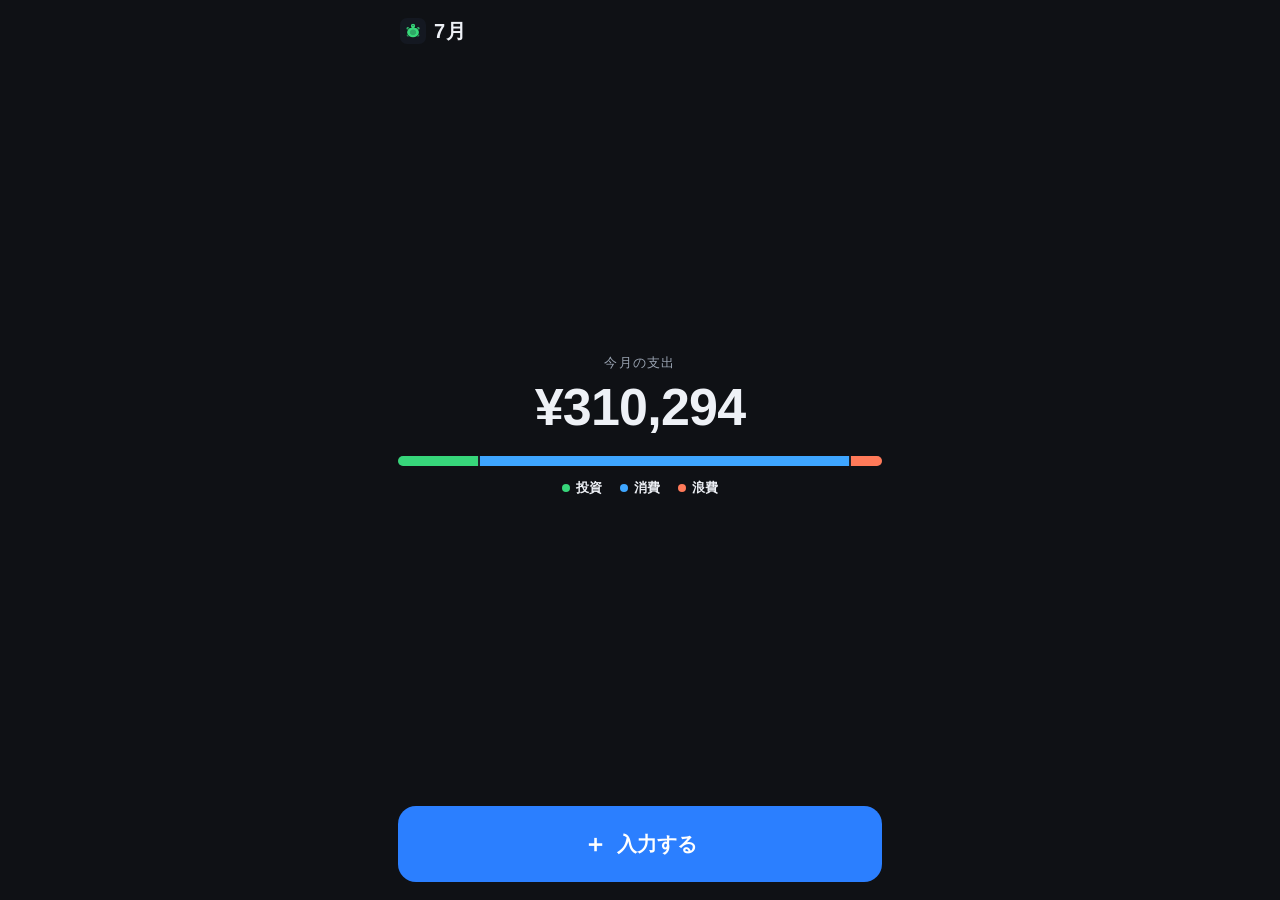
<file: index.html>
<!DOCTYPE html>
<html lang="ja">
<head>
<meta charset="utf-8">
<meta name="viewport" content="width=device-width, initial-scale=1, maximum-scale=1, user-scalable=no">
<meta name="apple-mobile-web-app-capable" content="yes">
<meta name="apple-mobile-web-app-status-bar-style" content="black-translucent">
<meta name="theme-color" content="#0f1115">
<meta name="apple-mobile-web-app-title" content="かんたん入力">
<link rel="manifest" href="manifest.json">
<link rel="apple-touch-icon" href="icon-180.png">
<link rel="icon" href="icon-192.png">
<title>🐢 かんたん入力</title>
<style>
  :root{
    --bg:#0f1115; --card:#171a21; --card2:#1e222b; --line:#2a2f3a;
    --txt:#eef1f6; --sub:#9aa4b2; --faint:#5a6270;
    --accent:#2b7fff; --accentDim:#22314a; --ok:#37d67a;
    --chip:#232833; --radius:16px;
    --ease:cubic-bezier(.16,1,.3,1);
  }
  *{box-sizing:border-box; -webkit-tap-highlight-color:transparent;}
  html,body{margin:0; height:100%;}
  body{
    background:var(--bg); color:var(--txt);
    font-family:-apple-system,BlinkMacSystemFont,"Hiragino Kaku Gothic ProN","Yu Gothic",Meiryo,sans-serif;
    max-width:520px; margin:0 auto; -webkit-user-select:none; user-select:none;
    min-height:100dvh; display:flex; flex-direction:column;
  }
  #app{flex:1; display:flex; flex-direction:column; padding:0 18px calc(18px + env(safe-area-inset-bottom));}
  /* --- 画面遷移アニメーション ---
     方針: 画面は「横」に進む。中の要素も必ず同じ横方向へ揃える（縦の動きは使わない）。
     進む=右から入る / 戻る=左から入る。--dx が向きを一元管理する。 */
  .screen{--dx:26px; flex:1; display:flex; flex-direction:column; animation:fadeIn .2s var(--ease);}
  .screen.rev{--dx:-26px;}
  @keyframes fadeIn{from{opacity:0;} to{opacity:1;}}
  @keyframes slideX{from{opacity:0; transform:translateX(var(--dx));} to{opacity:1; transform:none;}}
  @keyframes pop{0%{transform:scale(.94);} 55%{transform:scale(1.03);} 100%{transform:scale(1);}}
  @keyframes bump{0%{transform:scale(1);} 28%{transform:scale(1.07);} 100%{transform:scale(1);}}
  @keyframes draw{to{stroke-dashoffset:0;}}
  /* 画面内の各ブロックを、同じ横方向で少しずつ遅らせて立ち上げる */
  .screen .q{animation:slideX .4s .03s both var(--ease);}
  .screen .calcdisp{animation:slideX .42s .08s both var(--ease);}
  .screen .keypad{animation:slideX .44s .13s both var(--ease);}
  .screen input.item{animation:slideX .42s .08s both var(--ease);}
  .screen .foot{animation:slideX .44s .17s both var(--ease);}
  .screen .hero{animation:slideX .46s .04s both var(--ease);}
  .screen .quote{animation:slideX .5s .15s both var(--ease);}
  .screen .homeadd{animation:slideX .46s .22s both var(--ease);}
  /* --- shared --- */
  .navbar{display:flex; align-items:center; gap:10px; padding:16px 2px 6px; min-height:56px;}
  .back{width:40px; height:40px; border-radius:12px; background:var(--card); border:1px solid var(--line);
    display:flex; align-items:center; justify-content:center; font-size:20px; color:var(--txt);}
  .back.hidden{visibility:hidden;}
  .steplabel{font-size:13px; color:var(--sub); font-weight:600;}
  .progress{margin-left:auto; display:flex; gap:5px; align-items:center;}
  .dot{width:7px; height:7px; border-radius:50%; background:var(--line);}
  .dot.on{background:var(--accent);}
  .dot.done{background:#3a5680;}
  .q{font-size:27px; font-weight:800; letter-spacing:.01em; margin:16px 2px 4px; text-align:center; line-height:1.25;}
  .qsub{font-size:12.5px; color:var(--sub); letter-spacing:.03em; margin:0 2px 18px; text-align:center; line-height:1.55;}
  .body{flex:1; display:flex; flex-direction:column; min-height:0; justify-content:center;}
  .foot{padding-top:12px;}
  .btn{width:100%; border:none; border-radius:16px; padding:17px; font-size:18px; font-weight:800;
    background:var(--accent); color:#fff; transition:transform .08s ease, background .12s ease;}
  .btn:active:not(:disabled){transform:scale(.98);}
  .btn:disabled{background:#333a46; color:#6b7280;}
  .btn.ok{background:var(--ok); color:#04210f;}
  .btn.ghost{background:transparent; border:1px solid var(--line); color:var(--txt); font-weight:700;}
  .btn.ghost:active{background:var(--card);}
  .btn.compact{width:auto; padding:14px 22px; font-size:16px; border-radius:14px; flex:0 0 auto;}
  .btn.more{margin-top:14px; padding:14px; font-size:15px; font-weight:600; color:var(--sub);}
  .btn.more:active{background:var(--card); color:var(--txt);}
  .choice.newtag{border-style:dashed; color:var(--accent); background:transparent;}
  .addrow{display:flex; gap:8px; margin-top:14px;}
  .addrow input.item{flex:1; font-size:17px; padding:14px;}
  /* --- amount --- */
  .calcdisp{background:var(--card); border-radius:var(--radius); padding:14px 20px; margin:2px 0 14px;
    border:1px solid var(--line); min-height:92px; display:flex; flex-direction:column;
    justify-content:center; gap:6px;}
  .calcdisp .expr{font-size:16px; color:var(--sub); text-align:right; min-height:20px;
    word-break:break-all; font-variant-numeric:tabular-nums; letter-spacing:1px;}
  .calcdisp .res{display:flex; align-items:baseline; justify-content:flex-end; gap:6px;}
  .calcdisp .yen{font-size:22px; color:var(--sub);}
  .calcdisp .val{font-size:44px; font-weight:800; line-height:1; font-variant-numeric:tabular-nums;}
  .calcdisp .val.empty{color:#3a4150;}
  .keypad{display:grid; grid-template-columns:repeat(4,1fr); gap:9px;}
  .key{background:var(--card2); border:1px solid var(--line); border-radius:14px; padding:16px 0;
    font-size:23px; font-weight:700; display:flex; align-items:center; justify-content:center;
    transition:transform .07s ease, background .1s ease;}
  .key:active{background:#2a3140; transform:scale(.95);}
  .key.op{color:var(--accent); background:#19212f; border-color:#26344d;}
  .key.fn{color:#ffb020;}
  .key.eq{background:var(--accent); color:#fff; border-color:var(--accent); grid-row:span 2;}
  .key.zero{grid-column:span 2;}
  .key .ic{width:26px; height:26px; display:block;}
  .bump{animation:bump .2s var(--ease);}
  /* --- 記録完了の演出 --- */
  .success{flex:1; display:flex; flex-direction:column; align-items:center; justify-content:center; gap:18px;}
  .check{width:104px; height:104px;}
  .check circle{fill:none; stroke:var(--ok); stroke-width:2.5; stroke-dasharray:151; stroke-dashoffset:151;
    animation:draw .55s var(--ease) forwards;}
  .check path{fill:none; stroke:var(--ok); stroke-width:4; stroke-linecap:round; stroke-linejoin:round;
    stroke-dasharray:44; stroke-dashoffset:44; animation:draw .4s .45s var(--ease) forwards;}
  .stitle{font-size:23px; font-weight:800; letter-spacing:.02em; animation:slideX .45s .5s both var(--ease);}
  .ssub{font-size:15px; color:var(--sub); font-variant-numeric:tabular-nums; animation:slideX .45s .62s both var(--ease);}
  /* --- text input --- */
  input.item{width:100%; background:var(--card); border:1px solid var(--line); border-radius:14px;
    color:var(--txt); font-size:20px; padding:16px; outline:none; -webkit-user-select:text; user-select:text;}
  input.item:focus{border-color:var(--accent);}
  input.item::placeholder{color:var(--faint);}
  /* --- big choice chips --- */
  .choices{display:flex; flex-direction:column; gap:12px; margin-top:4px;}
  .choice{position:relative; background:var(--card); border:1px solid var(--line); border-radius:16px;
    padding:22px 18px; font-size:19px; font-weight:700; letter-spacing:.02em; display:flex; align-items:center;
    justify-content:center; gap:11px; text-align:center; animation:slideX .44s both var(--ease);
    transition:transform .12s var(--ease), background .16s ease, border-color .16s ease;}
  .choice .ic{width:22px; height:22px; flex:0 0 auto; color:var(--c,var(--accent));
    transition:transform .18s var(--ease);}
  .choice.on .ic{transform:scale(1.12);}
  .choices.grid2{display:grid; grid-template-columns:1fr 1fr; gap:10px;}
  .choices.grid2 .choice{padding:19px 10px; font-size:17px;}
  .choices .choice:nth-child(1){animation-delay:.04s} .choices .choice:nth-child(2){animation-delay:.08s}
  .choices .choice:nth-child(3){animation-delay:.12s} .choices .choice:nth-child(4){animation-delay:.16s}
  .choices .choice:nth-child(5){animation-delay:.20s} .choices .choice:nth-child(6){animation-delay:.24s}
  .choices .choice:nth-child(7){animation-delay:.28s} .choices .choice:nth-child(8){animation-delay:.32s}
  .choices .choice:nth-child(9){animation-delay:.36s} .choices .choice:nth-child(10){animation-delay:.40s}
  .choices .choice:nth-child(11){animation-delay:.44s} .choices .choice:nth-child(12){animation-delay:.48s}
  .choice:active{background:var(--card2); transform:scale(.97);}
  .choice.on{background:var(--card2); border-color:var(--c,var(--accent)); animation:pop .22s var(--ease);
    box-shadow:0 0 0 1px var(--c,var(--accent)) inset;}
  .choice .tick{position:absolute; right:18px; color:var(--c,var(--accent)); font-size:20px; opacity:0;
    transform:scale(.6); transition:opacity .16s ease, transform .16s var(--ease);}
  .choice.on .tick{opacity:1; transform:scale(1);}
  /* 候補の有無でレイアウトが動かないよう高さを確保（入力枠がずれない） */
  .recents{display:flex; flex-wrap:wrap; gap:8px; margin-top:14px; justify-content:center;
    align-content:flex-start; min-height:88px;}
  .rchip{background:var(--chip); border:1px solid var(--line); border-radius:999px; padding:10px 15px;
    font-size:14px; color:var(--txt); font-weight:600; animation:slideX .32s both var(--ease);
    transition:transform .14s var(--ease), background .14s ease, border-color .14s ease,
      color .14s ease, opacity .3s ease;}
  .rchip:active{background:var(--card2); transform:scale(.94);}
  .rchip.picked{background:var(--accent); border-color:var(--accent); color:#fff;
    animation:pickPop .42s var(--ease);}
  .rchip.dim{opacity:0; transform:translateX(calc(var(--dx) * .5)) scale(.92);}
  @keyframes pickPop{0%{transform:scale(1);} 35%{transform:scale(1.14);} 100%{transform:scale(1);}}
  input.item.flash{animation:inputFlash .6s var(--ease);}
  @keyframes inputFlash{
    0%{border-color:var(--accent); box-shadow:0 0 0 4px rgba(43,127,255,.28);}
    60%{border-color:var(--accent); box-shadow:0 0 0 2px rgba(43,127,255,.14);}
    100%{border-color:var(--line); box-shadow:none;}}
  .btn.ready{animation:readyPulse .5s var(--ease);}
  @keyframes readyPulse{0%{transform:scale(1);} 40%{transform:scale(1.025);} 100%{transform:scale(1);}}
  /* --- loading（中央にリング＋亀アイコンのパルス） --- */
  .loading{flex:1; display:flex; flex-direction:column; align-items:center; justify-content:center; gap:20px;}
  .spinner{position:relative; width:76px; height:76px;}
  .spinner:before{content:''; position:absolute; inset:0; border-radius:50%;
    border:3px solid var(--line); border-top-color:var(--accent); animation:spin .8s linear infinite;}
  .spinner .spimg{position:absolute; inset:15px; width:46px; height:46px; border-radius:13px;
    animation:lpulse 1.5s var(--ease) infinite;}
  .ltext{color:var(--sub); font-size:13.5px; letter-spacing:.14em; animation:ldots 1.5s ease-in-out infinite;}
  @keyframes spin{to{transform:rotate(360deg);}}
  @keyframes lpulse{0%,100%{opacity:.75; transform:scale(.95);} 50%{opacity:1; transform:scale(1.05);}}
  @keyframes ldots{0%,100%{opacity:.5;} 50%{opacity:1;}}
  /* --- home --- */
  .home-hd{display:flex; align-items:center; gap:8px; padding:18px 2px 2px;}
  .home-hd .turtleimg{width:26px; height:26px; border-radius:7px; display:block;}
  .home-hd .turtle{font-size:26px; line-height:1; display:inline-block;}
  .home-hd .m{font-size:20px; font-weight:800; letter-spacing:.02em; line-height:1; display:inline-block;}
  /* ホーム本体: 支出と名言を画面の中央に置く */
  .homebody{flex:1; display:flex; flex-direction:column; justify-content:center; gap:54px; min-height:0;}
  .hero{text-align:center;}
  .hero .hlabel{font-size:12.5px; color:var(--sub); letter-spacing:.1em;}
  .hero .hvalue{font-size:52px; font-weight:800; line-height:1.05; margin:8px 0 22px;
    font-variant-numeric:tabular-nums; letter-spacing:-.015em;}
  .hbar{height:10px; border-radius:99px; overflow:hidden; display:flex; background:var(--card2); gap:2px;}
  .hbar span{height:100%; display:block; transition:width .7s var(--ease);}
  .hlegend{display:flex; gap:18px; margin-top:13px; justify-content:center;}
  .hlegend .lg{display:flex; align-items:center; gap:6px; font-size:13px; font-weight:600; color:var(--txt);}
  .hlegend .dot{width:8px; height:8px; border-radius:99px; display:block;}
  /* 名言（心に刻む。金額ブロックと混ざらないよう、引用符で独立した塊に見せる） */
  .quote{text-align:center; padding:0 6px; position:relative;}
  .qmark{font-family:Georgia,'Times New Roman',serif; font-size:64px; line-height:.3;
    color:var(--faint); opacity:.5; height:30px; margin-bottom:8px; user-select:none;}
  .qtext{font-weight:700; letter-spacing:.03em; color:var(--txt); text-wrap:balance;
    line-height:1.72; font-size:24px;}
  .ph{white-space:nowrap;}          /* 文節の内部では改行させない */
  .homeadd{margin-top:auto; width:100%; border:none; border-radius:18px; padding:22px; font-size:20px;
    font-weight:800; background:var(--accent); color:#fff; display:flex; align-items:center;
    justify-content:center; gap:10px;}
  /* --- confirm --- */
  .rows{display:flex; flex-direction:column; gap:2px; background:var(--card); border:1px solid var(--line);
    border-radius:16px; overflow:hidden; margin-top:2px;}
  .row{position:relative; display:flex; align-items:center; gap:12px; padding:16px 18px; border-bottom:1px solid var(--line);
    animation:slideX .4s both var(--ease); transition:background .12s ease;}
  .row:active{background:var(--card2);}
  .rows .row:nth-child(1){animation-delay:.03s} .rows .row:nth-child(2){animation-delay:.07s}
  .rows .row:nth-child(3){animation-delay:.11s} .rows .row:nth-child(4){animation-delay:.15s}
  .rows .row:nth-child(5){animation-delay:.19s} .rows .row:nth-child(6){animation-delay:.23s}
  .rows .row:nth-child(7){animation-delay:.27s} .rows .row:nth-child(8){animation-delay:.31s}
  .row:last-child{border-bottom:none;}
  .row .l{font-size:13px; color:var(--sub); width:84px; flex:0 0 auto;}
  .row .v{font-size:17px; font-weight:700; flex:1; font-variant-numeric:tabular-nums;}
  .row .edit{color:var(--accent); font-size:13px;}
  .toast{position:fixed; left:50%; bottom:calc(24px + env(safe-area-inset-bottom)); transform:translateX(-50%);
    background:var(--ok); color:#04210f; font-weight:700; padding:12px 20px; border-radius:999px;
    opacity:0; transition:opacity .25s,transform .25s; pointer-events:none; z-index:20; font-size:15px;}
  .toast.show{opacity:1; transform:translate(-50%,-6px);}
  .toast.err{background:#ff5c5c; color:#2a0000;}
</style>
</head>
<body>
  <div id="app"></div>
  <div class="toast" id="toast"></div>

<script>
/* ==== 実行モード ==============================================================
   本番(GitHub Pages)では Apps Script を fetch で叩く（トークン付き）。
   ローカル(localhost/file)ではモックで単体プレビューする。 */
var API_URL='https://script.google.com/macros/s/AKfycbwnXOOCaYZkc8fek5zonE4rhSk_bP6jNX7aNWUJf_iq-mmjWNDLIPG6bRBXgBPcOM9RpQ/exec';
var USE_LIVE=/(github\.io|githubusercontent)/.test(location.hostname) || /[?&]live=1/.test(location.search);
function getPin(){ return localStorage.getItem('wallet_pin')||''; }

/* Apps Script doPost を呼ぶ。Content-Type を付けない＝text/plain 扱いで CORS プリフライトを避ける。 */
function callApi(fn,payload){
  return fetch(API_URL,{ method:'POST', body:JSON.stringify({fn:fn,token:getPin(),payload:payload||{}}) })
    .then(function(r){ return r.json(); })
    .then(function(j){
      if(j&&j.error){ var er=new Error(j.error); if(j.error==='unauthorized'){ er.unauthorized=true; if(window.__onUnauthorized) window.__onUnauthorized(); } throw er; }
      return j;
    });
}

if (USE_LIVE) {
  /* ---- 本番: fetch で Apps Script を呼ぶ（google.script.run 互換） ---- */
  window.google={ script:{ run:(function(){
    function runner(){
      var h={s:null,f:null};
      function ok(v){ if(h.s) h.s(v); }
      function ng(e){ if(h.f) h.f(e); }
      var r={
        withSuccessHandler:function(f){h.s=f;return r;},
        withFailureHandler:function(f){h.f=f;return r;},
        getFormMeta:function(){ callApi('getFormMeta').then(ok,ng); },
        appendExpense:function(p){ callApi('appendExpense',p).then(ok,ng); },
        addTag:function(n){ callApi('addTag',{name:n}).then(function(j){ok(j.tags);},ng); },
        addMethod:function(n){ callApi('addMethod',{name:n}).then(function(j){ok(j.methods);},ng); }
      };
      return r;
    }
    return {
      withSuccessHandler:function(f){return runner().withSuccessHandler(f);},
      withFailureHandler:function(f){return runner().withFailureHandler(f);},
      getFormMeta:function(){return runner().getFormMeta();},
      appendExpense:function(p){return runner().appendExpense(p);},
      addTag:function(n){return runner().addTag(n);},
      addMethod:function(n){return runner().addMethod(n);}
    };
  })() } };
}

/* ---- google.script.run スタブ（ローカルプレビュー用） ---- */
if (typeof google === 'undefined' || !google.script) {
  window.google = { script:{ run:(function(){
    /* ローカル日付（toISOStringはUTCなのでJSTだと前日になる） */
    function localToday(){ var d=new Date(); return new Date(d.getTime()-d.getTimezoneOffset()*60000).toISOString().slice(0,10); }
    /* ★実シート(505件)の頻出品目をそのまま使用。架空データは使わない */
    /* シート側で統一された12種（サブスク表の実態＋日常系） */
    var mockTags=['外食','食料品','交通','サブスク','音楽','ビジネス','配信','娯楽','プレゼント','機材'];
    var mockMethods=['PayPay','Suica','三井住友','三菱UFJ','JCB','Freee','PayPal','Apple','現金'];
    var mockItemTags={'食材調達':'食料品','ルイボスS(DOUTOR)':'外食','ルイボスM(DOUTOR)':'外食',
      '外食(すき家/母)':'外食','外食(すき家/ひとり)':'外食','外食(大戸屋/ひとり)':'外食',
      '交通費(横浜)':'交通','交通費(和田町)':'交通','交通費(新杉田)':'交通',
      'Open AI API Credit':'サブスク','Spotify Premium':'サブスク','Kindle Unlimited':'サブスク',
      'Amazon Prime':'サブスク','YouTube Premium':'サブスク','Anytime Fitness':'サブスク'};
    var cb={}; var api={
      withSuccessHandler:function(f){cb.s=f;return api;},
      withFailureHandler:function(f){cb.f=f;return api;},
      getFormMeta:function(){ setTimeout(function(){ cb.s({
        monthName:'7月', sheetExists:true, today:localToday(),
        shito:['個人','社用'], hyoka:['投資','消費','浪費'],
        kanjo:['消耗品費','通信費','交際費','会議費','新聞図書費','地代家賃','個人'],
        methods:mockMethods.slice(),
        tags:mockTags.slice(), itemTags:mockItemTags,
        /* ★実シート分析: 3回以上採用 かつ サブスクシート掲載を除外した14件（実物と同じ） */
        recentItems:['食材調達','ルイボスS(DOUTOR)','外食(すき家/母)','交通費(横浜)','外食(すき家/ひとり)',
          '引越必要用品','Open AI API Credit','交通費(和田町)','交通費(新杉田)','外食(大戸屋/ひとり)',
          'ルイボスM(DOUTOR)','交通費(羽沢横浜国大)','Switch Bot 製品','外食(La Boheme/ひとり)'],
        totals:{sha:166361,koj:143933,toshi:52000,shohi:238294,rohi:20000}
      }); },250); },
      addTag:function(name){ setTimeout(function(){
        if(mockTags.indexOf(name)<0) mockTags.push(name);
        cb.s(mockTags.slice()); },200); },
      addMethod:function(name){ setTimeout(function(){
        if(mockMethods.indexOf(name)<0) mockMethods.push(name);
        cb.s(mockMethods.slice()); },200); },
      appendExpense:function(p){ setTimeout(function(){
        if(p.item&&p.tag) mockItemTags[p.item]=p.tag;
        cb.s({ok:true,monthName:'7月',
          totals:{sha:166361+(p.shito==='社用'?+p.price:0), koj:143933+(p.shito==='個人'?+p.price:0)},
          itemTags:mockItemTags}); },500); }
    }; return api;
  })() } };
}

/* ---- 状態 ---- */
var meta=null;
var data={ amount:'', item:'', tag:'', method:'', shito:'', kanjo:'', hyoka:'', date:'' };
var LABELS={amount:'金額',item:'品目',tag:'タグ',method:'支払方法',shito:'使途',kanjo:'勘定項目',hyoka:'評価'};
var cur='home';          // 'home' | step-name | 'confirm'
var editReturn=false;    // 確認画面から項目編集→確認へ戻る
var navDir='fwd';        // 'fwd' | 'back'（アニメーション方向）

/* ★品目の推測候補は一旦オフ。
   過去シートにタグ/支払方法の列を追加して分析し直してから true に戻す。
   （現状のデータだけで推測すると精度が出ないため） */
var SUGGEST_ENABLED=false;

var tagInherited=false;   /* 候補から品目を選びタグを引き継いだ = タグ選択を飛ばす */

/* 個人のときは勘定項目、タグ引き継ぎ時はタグを飛ばす（確認画面でいつでも変更可） */
function activeSteps(){
  var s=['amount','item'];
  if(!tagInherited) s.push('tag');
  s.push('method','shito');
  if(data.shito!=='個人') s.push('kanjo');
  s.push('hyoka');
  return s;
}

var app=document.getElementById('app');
function fy(n){return Number(n||0).toLocaleString('ja-JP');}
function esc(s){return String(s).replace(/[&<>"]/g,function(c){return{'&':'&amp;','<':'&lt;','>':'&gt;','"':'&quot;'}[c];});}
function toast(m,err){var t=document.getElementById('toast');t.textContent=m;t.className='toast show'+(err?' err':'');
  setTimeout(function(){t.className='toast'+(err?' err':'');},1800);}
function vib(ms){if(navigator.vibrate)navigator.vibrate(ms);}

/* ---- お金の名言（ホームでランダム表示） ----
   帰属が争われている俗説（例:「複利は人類最大の発明」=アインシュタイン説）は除外し、
   出典がはっきりしているものを中心に収録。 */
var QUOTES=[
{q:'価格とは支払うもの。価値とは手に入れるものだ。',a:'ウォーレン・バフェット'},
{q:'ルール1、決して金を失わないこと。ルール2、ルール1を絶対に忘れないこと。',a:'ウォーレン・バフェット'},
{q:'他人が貪欲なときに恐れ、他人が恐れているときに貪欲であれ。',a:'ウォーレン・バフェット'},
{q:'素晴らしい企業を適正な価格で買うほうが、平凡な企業を格安で買うよりずっとよい。',a:'ウォーレン・バフェット'},
{q:'今日、誰かが日陰に座れるのは、ずっと前に誰かが木を植えたからだ。',a:'ウォーレン・バフェット'},
{q:'支出して残った分を貯めるのではなく、貯めて残った分を使いなさい。',a:'ウォーレン・バフェット'},
{q:'リスクは、自分が何をしているか分かっていないことから生まれる。',a:'ウォーレン・バフェット'},
{q:'10年持つ気がない株なら、10分すら持つべきではない。',a:'ウォーレン・バフェット'},
{q:'評判を築くには20年かかるが、壊すには5分とかからない。',a:'ウォーレン・バフェット'},
{q:'投資とは、将来より多く受け取るために、今日の購買力を手放すことだ。',a:'ウォーレン・バフェット'},
{q:'誰が裸で泳いでいたかは、潮が引いたときに分かる。',a:'ウォーレン・バフェット'},
{q:'習慣の鎖は、重すぎて断ち切れなくなるまで軽くて感じられない。',a:'ウォーレン・バフェット'},
{q:'最も重要な投資は、自分自身への投資である。',a:'ウォーレン・バフェット'},
{q:'分散投資は無知に対する防御だ。自分が何をしているか分かっていれば、ほとんど意味がない。',a:'ウォーレン・バフェット'},
{q:'株式市場は、せっかちな人から辛抱強い人へお金を移す装置である。',a:'ウォーレン・バフェット'},
{q:'最初の10万ドルを貯めるのが一番きつい。だが、なんとしてもやり遂げなさい。',a:'チャーリー・マンガー'},
{q:'大金は売り買いにあるのではなく、待つことにある。',a:'チャーリー・マンガー'},
{q:'手数料と税金を差し引いた後で考えろ。それ以外は幻想だ。',a:'チャーリー・マンガー'},
{q:'複利の効きを、必要もないのに邪魔してはいけない。',a:'チャーリー・マンガー'},
{q:'1ペニーの節約は、1ペニーの稼ぎに等しい。',a:'ベンジャミン・フランクリン'},
{q:'時は金なり。',a:'ベンジャミン・フランクリン'},
{q:'知識への投資は、常に最高の利息を生む。',a:'ベンジャミン・フランクリン'},
{q:'小さな出費に用心せよ。小さな穴が大きな船を沈める。',a:'ベンジャミン・フランクリン'},
{q:'富は、持つ者のものではなく、楽しむ者のものである。',a:'ベンジャミン・フランクリン'},
{q:'借金をするより、夕食を抜いて寝るほうがよい。',a:'ベンジャミン・フランクリン'},
{q:'空の袋はまっすぐに立たない。',a:'ベンジャミン・フランクリン'},
{q:'貧しいのは、持っているものが少ない人ではなく、もっと欲しがる人だ。',a:'セネカ'},
{q:'我々が短い人生を受け取ったのではない。我々がそれを短くしているのだ。',a:'セネカ'},
{q:'どの港へ向かうか分からぬ者に、順風は吹かない。',a:'セネカ'},
{q:'足るを知る者は富む。',a:'老子'},
{q:'大道は甚だ夷らかなるも、民は径を好む。',a:'老子'},
{q:'不義にして富み且つ貴きは、我に於いて浮雲の如し。',a:'孔子'},
{q:'富にして求むべくんば、執鞭の士と雖も、吾亦これを為さん。',a:'孔子'},
{q:'富をなす根源は仁義道徳。正しい道理の富でなければ、その富は永続しない。',a:'渋沢栄一'},
{q:'論語と算盤は、一致すべきものである。',a:'渋沢栄一'},
{q:'夢なき者は理想なし、理想なき者は信念なし、信念なき者は計画なし。',a:'渋沢栄一'},
{q:'人生設計の第一歩は、まず収入の四分の一を天引き貯金することである。',a:'本多静六'},
{q:'金儲けの秘訣は、勤倹貯蓄から始まる。',a:'本多静六'},
{q:'職業の道楽化こそ、人生最大の幸福である。',a:'本多静六'},
{q:'道徳なき経済は罪悪であり、経済なき道徳は寝言である。',a:'二宮尊徳'},
{q:'遠きをはかる者は富み、近くをはかる者は貧す。',a:'二宮尊徳'},
{q:'積小為大。小を積みて大と為す。',a:'二宮尊徳'},
{q:'短期的には市場は投票機だが、長期的には計量器である。',a:'ベンジャミン・グレアム'},
{q:'投資家の最大の問題、そして最大の敵は、おそらく自分自身である。',a:'ベンジャミン・グレアム'},
{q:'安全余裕。この四文字に、健全な投資の秘密は集約される。',a:'ベンジャミン・グレアム'},
{q:'投資とは、徹底した分析に基づき、元本の安全と適切な収益を約束する行為である。',a:'ベンジャミン・グレアム'},
{q:'干し草の山から針を探すな。干し草の山ごと買え。',a:'ジョン・ボーグル'},
{q:'時間は味方、衝動は敵。',a:'ジョン・ボーグル'},
{q:'市場のリターンのうち、あなたが手にするのはコストを引いた残りだけだ。',a:'ジョン・ボーグル'},
{q:'何もしないでじっとしていろ。',a:'ジョン・ボーグル'},
{q:'投資家が被る損失の多くは、下落そのものより、下落を予測しようとして生じる。',a:'ピーター・リンチ'},
{q:'自分が理解できるものに投資しなさい。',a:'ピーター・リンチ'},
{q:'株を買うのに、なぜ電子レンジを買うときほど調べないのか。',a:'ピーター・リンチ'},
{q:'強気相場は悲観の中で生まれ、懐疑の中で育ち、楽観の中で成熟し、幸福感の中で消えていく。',a:'ジョン・テンプルトン'},
{q:'「今回は違う」は、投資で最も高くつく四文字だ。',a:'ジョン・テンプルトン'},
{q:'分散投資は、投資における唯一のフリーランチである。',a:'ハリー・マーコウィッツ'},
{q:'お金のために働くのではなく、お金を自分のために働かせなさい。',a:'ロバート・キヨサキ'},
{q:'金持ちは資産を買う。貧乏人は支出をする。中流は資産だと思って負債を買う。',a:'ロバート・キヨサキ'},
{q:'今、他の人がしない生き方をすれば、後で他の人ができない生き方ができる。',a:'デイヴ・ラムジー'},
{q:'予算とは、お金にどこへ行けと命じることだ。さもないと、どこへ消えたかと訝ることになる。',a:'デイヴ・ラムジー'},
{q:'年収20ポンド、年支出19ポンド19シリング6ペンス、結果幸福。年収20ポンド、年支出20ポンド0シリング6ペンス、結果悲惨。',a:'チャールズ・ディケンズ'},
{q:'金は良い召使いだが、悪い主人である。',a:'フランシス・ベーコン'},
{q:'倹約は、立派な収入である。',a:'キケロ'},
{q:'富とは、多くの財産を持つことではなく、少ない欲求を持つことだ。',a:'エピクテトス'},
{q:'持っていないものを嘆くな。持っているものを喜べ。',a:'エピクテトス'},
{q:'人は自分に起こる出来事ではなく、それをどう捉えるかに乱される。',a:'エピクテトス'},
{q:'幸福とは、多くを持つことではなく、多くを必要としないことだ。',a:'ソクラテス'},
{q:'満足は自然の富であり、贅沢は人工の貧困である。',a:'ソクラテス'},
{q:'金銭は、それを軽蔑する者にこそ、しばしば集まる。',a:'アリストテレス'},
{q:'富の本質は、使用にあって所有にあるのではない。',a:'アリストテレス'},
{q:'私が知る限り、幸福な金持ちになる唯一の方法は、稼ぐより少なく使うことだ。',a:'アンドリュー・カーネギー'},
{q:'一つのカゴにすべての卵を盛れ。そしてそのカゴを見守れ。',a:'アンドリュー・カーネギー'},
{q:'金持ちのまま死ぬのは、恥ずべきことだ。',a:'アンドリュー・カーネギー'},
{q:'貯蓄しない人間は、成功への道具を持たない。',a:'ジョン・D・ロックフェラー'},
{q:'配当が入ってくるのを見ること以外に、私に喜びを与えるものはない。',a:'ジョン・D・ロックフェラー'},
{q:'誰かに何かを頼むなら、まず自分がその価値を示せ。',a:'ジョン・D・ロックフェラー'},
{q:'貧乏人とは、お金を持たない人ではない。何もすることがない人のことだ。',a:'ヘンリー・フォード'},
{q:'金は腕と頭に付いてくる。追いかけるものではない。',a:'ヘンリー・フォード'},
{q:'できると思えばできる、できないと思えばできない。',a:'ヘンリー・フォード'},
{q:'成功の秘訣は、他人の立場を理解することだ。',a:'ヘンリー・フォード'},
{q:'収入を増やすより、支出を減らすほうが確実だ。',a:'ことわざ'},
{q:'早起きは三文の徳。',a:'ことわざ'},
{q:'塵も積もれば山となる。',a:'ことわざ'},
{q:'安物買いの銭失い。',a:'ことわざ'},
{q:'金は天下の回り物。',a:'ことわざ'},
{q:'入るを量りて出ずるを為す。',a:'礼記'},
{q:'倹約は最良の収入源である。',a:'ラルフ・ワルド・エマソン'},
{q:'金は海水のようなものだ。飲めば飲むほど喉が渇く。',a:'ショーペンハウアー'},
{q:'富は、それを使う知恵がなければ役に立たない。',a:'ヘンリー・デイヴィッド・ソロー'},
{q:'人は、自分の魂を売り渡すほど安く時間を売っている。',a:'ヘンリー・デイヴィッド・ソロー'},
{q:'ある物の値段とは、それと引き換えに差し出す人生の量である。',a:'ヘンリー・デイヴィッド・ソロー'},
{q:'簡素に、簡素に、簡素に生きよ。',a:'ヘンリー・デイヴィッド・ソロー'},
{q:'人生でお金がすべてではないと言う人ほど、たいていお金を持っていない。',a:'サマセット・モーム'},
{q:'金は第六感のようなもので、それなしでは他の五感も十分に働かない。',a:'サマセット・モーム'},
{q:'一日一日を、収穫のためでなく、種まきのために生きよ。',a:'ロバート・ルイス・スティーヴンソン'},
{q:'投資で成功する鍵は、他人が売っているときに買う勇気を持つことだ。',a:'ジョン・テンプルトン'},
{q:'安く買って高く売る。誰もが知っているが、誰もができない。',a:'ジム・ロジャーズ'},
{q:'何もしないことも、立派な投資判断である。',a:'ジム・ロジャーズ'},
{q:'市場は、あなたが支払い能力を保てる以上に長く、不合理であり続けられる。',a:'ジョン・メイナード・ケインズ'},
{q:'長期的には、我々はみな死んでいる。',a:'ジョン・メイナード・ケインズ'},
{q:'正しいことよりも、間違っていることに早く気づくほうが大事だ。',a:'ジョージ・ソロス'},
{q:'重要なのは、正しいか間違っているかではなく、正しいときにいくら儲け、間違ったときにいくら損するかだ。',a:'ジョージ・ソロス'},
{q:'節約とは、貧しくなることではなく、自由になることだ。',a:'ヴィッキー・ロビン'},
{q:'お金とは、あなたの人生のエネルギーと引き換えに得るものだ。',a:'ヴィッキー・ロビン'},
{q:'富とは、働かなくなった後、何日生きられるかで測られる。',a:'ロバート・キヨサキ'},
{q:'倹約なくして、誰も金持ちにはなれない。倹約すれば、誰も貧乏にはならない。',a:'サミュエル・ジョンソン'},
{q:'金を稼ぐより、使うほうが難しい。',a:'ヘンリー・デイヴィッド・ソロー'},
{q:'我々は、必要のないものを買うために、好きでもない仕事をしている。',a:'チャック・パラニューク'},
{q:'複利は、時間を味方につけた者だけに微笑む。',a:'ジョン・ボーグル'},
{q:'貯金は、未来の自分への仕送りである。',a:'ことわざ'},
{q:'一銭を笑う者は一銭に泣く。',a:'ことわざ'},
{q:'稼ぐに追いつく貧乏なし。',a:'ことわざ'}
];
function randomQuote(){ return QUOTES[Math.floor(Math.random()*QUOTES.length)]; }

/* 話者の功績（誰か分かるように簡潔に） */
var AUTHORS={
'ウォーレン・バフェット':'史上最高の投資家・バークシャー会長',
'チャーリー・マンガー':'バフェットの盟友・バークシャー副会長',
'ベンジャミン・フランクリン':'アメリカ建国の父',
'ベンジャミン・グレアム':'バリュー投資の父',
'ジョン・ボーグル':'インデックス投資の創始者・バンガード創業',
'ピーター・リンチ':'伝説のファンドマネージャー',
'ジョン・テンプルトン':'逆張り投資の先駆者',
'ハリー・マーコウィッツ':'現代ポートフォリオ理論・ノーベル経済学賞',
'ジム・ロジャーズ':'世界的投資家・クォンタムファンド共同創業',
'ジョージ・ソロス':'ヘッジファンドの帝王',
'ジョン・メイナード・ケインズ':'20世紀最大の経済学者',
'ロバート・キヨサキ':'『金持ち父さん貧乏父さん』著者',
'デイヴ・ラムジー':'アメリカの家計再建の伝道師',
'ヴィッキー・ロビン':'『お金か人生か』著者・FIREの源流',
'アンドリュー・カーネギー':'鉄鋼王・大慈善家',
'ジョン・D・ロックフェラー':'石油王・史上最大の富豪',
'ヘンリー・フォード':'フォード創業者・大量生産の父',
'渋沢栄一':'日本資本主義の父・500社を創った男',
'本多静六':'日本初の林学博士・蓄財の名人',
'二宮尊徳':'江戸の農政家・報徳思想の祖',
'老子':'古代中国の思想家・道教の祖',
'孔子':'儒教の祖',
'セネカ':'古代ローマのストア派哲学者',
'キケロ':'古代ローマの政治家・雄弁家',
'エピクテトス':'ストア派の哲学者・元奴隷',
'ソクラテス':'古代ギリシャの哲学者',
'アリストテレス':'古代ギリシャの哲学者・万学の祖',
'フランシス・ベーコン':'イギリスの哲学者・帰納法の祖',
'ショーペンハウアー':'ドイツの哲学者',
'ラルフ・ワルド・エマソン':'アメリカの思想家',
'ヘンリー・デイヴィッド・ソロー':'『ウォールデン』の思想家',
'チャールズ・ディケンズ':'イギリスの文豪',
'サマセット・モーム':'イギリスの作家',
'サミュエル・ジョンソン':'イギリスの文学者・辞書編纂者',
'ロバート・ルイス・スティーヴンソン':'『宝島』の作家',
'チャック・パラニューク':'『ファイト・クラブ』の作家',
'礼記':'儒教の経典',
'ことわざ':''
};
function authorLine(a){
  var d=AUTHORS[a];
  return d ? (a+'（'+d+'）') : a;
}

/* 日本語を文節っぽい塊へ分割する。
   改行してよいのは「句読点の後」と「助詞の後」だけ。塊の内部は改行禁止にするので、
   「正しいか間／違っている」のような単語の途中での分断が起きない。 */
/* 助詞として扱う字。「と」「か」「な」は語を壊すため除外
   （と→とき/ところ/とも、か→しかし、な→なければ 等） */
var PARTICLES='はがをにへでもやのば';
var PUNCT='、。！？';
function phraseChunks(s){
  var out=[], cur='';
  for(var i=0;i<s.length;i++){
    var c=s[i], nx=s[i+1]||'';
    cur+=c;
    if(nx==='') continue;
    var isPunct = PUNCT.indexOf(c)>=0;
    var isP = PARTICLES.indexOf(c)>=0 && cur.length>1;   /* 塊の先頭の「と」等は助詞ではない */
    var nextIsP = PARTICLES.indexOf(nx)>=0;
    var nextIsPunct = (PUNCT+'」』）').indexOf(nx)>=0;
    /* 「ではなく」「ではない」等の常用句は割らない */
    var glue = ['なく','ない','なら','なけ'].indexOf(s.substr(i+1,2))>=0;
    if(isPunct || (isP && !nextIsP && !nextIsPunct && !glue)){ out.push(cur); cur=''; }
  }
  if(cur) out.push(cur);
  return out;
}
function quoteHtml(s){
  return phraseChunks(s).map(function(p){
    return '<span class="ph">'+esc(p)+'</span>';
  }).join('');
}
/* 名言の字の大きさを決める。
   「全体の長さ」だけでなく「最長の塊が一行に収まるか」も見て、実際の幅から算出する。
   これで塊を割らずに（＝語の途中で改行せずに）、可能な限り大きく表示できる。 */
function fitQuote(s){
  var el=document.querySelector('.qtext');
  if(!el) return;
  var w=el.clientWidth || 480;
  var chunks=phraseChunks(s);
  var maxCh=1;
  chunks.forEach(function(p){ if(p.length>maxCh) maxCh=p.length; });
  var n=s.length;
  var byTotal = n<=22 ? 34 : (n<=40 ? 28 : (n<=62 ? 23 : 19));  /* 全体量からの上限 */
  var byChunk = Math.floor(w / (maxCh*1.08));                    /* 最長の塊が収まる上限 */
  var size=Math.max(14, Math.min(byTotal, byChunk, 34));
  el.style.fontSize=size+'px';
}

/* ---- アイコン（線画・currentColor）＋ 色による識別 ---- */
var ICON={
  person:'<circle cx="12" cy="8" r="4"/><path d="M4 21v-1a6 6 0 0 1 6-6h4a6 6 0 0 1 6 6v1"/>',
  briefcase:'<rect x="3" y="7" width="18" height="14" rx="2"/><path d="M9 7V5a2 2 0 0 1 2-2h2a2 2 0 0 1 2 2v2"/><path d="M3 13h18"/>',
  cart:'<path d="M3 4h2l2.2 10.2a1 1 0 0 0 1 .8h8.6a1 1 0 0 0 1-.8L20 8H6"/><circle cx="9" cy="19" r="1.6"/><circle cx="17" cy="19" r="1.6"/>',
  trend:'<path d="M3 17l6-6 4 4 7-7"/><path d="M15 8h5v5"/>',
  flame:'<path d="M12 3c.5 3 3 4.5 3 8a3 3 0 0 1-6 0c0-1 .5-1.8 1-2.5C9 10 7.5 12 7.5 14.5A4.5 4.5 0 0 0 12 19a4.5 4.5 0 0 0 4.5-4.5C16.5 9.5 13.5 6 12 3z"/>',
  card:'<rect x="2" y="5" width="20" height="14" rx="2"/><path d="M2 10h20"/><path d="M6 15h4"/>',
  phone:'<rect x="6" y="2" width="12" height="20" rx="2.5"/><path d="M10.5 18.5h3"/>',
  train:'<rect x="5" y="3" width="14" height="12" rx="3"/><path d="M5 10h14"/><circle cx="9" cy="12.5" r="1"/><circle cx="15" cy="12.5" r="1"/><path d="M8 18l-2 3M16 18l2 3"/>',
  cash:'<rect x="2" y="6" width="20" height="12" rx="2"/><circle cx="12" cy="12" r="2.5"/><path d="M6 12h.01M18 12h.01"/>',
  file:'<path d="M14 3H7a2 2 0 0 0-2 2v14a2 2 0 0 0 2 2h10a2 2 0 0 0 2-2V8z"/><path d="M14 3v5h5"/><path d="M9 13h6M9 17h4"/>',
  dots:'<circle cx="5" cy="12" r="1.6"/><circle cx="12" cy="12" r="1.6"/><circle cx="19" cy="12" r="1.6"/>',
  food:'<path d="M6 3v7a2 2 0 0 0 4 0V3"/><path d="M8 10v11"/><path d="M17.5 3C16 5 15.5 7 15.5 9c0 1.2.8 2 2 2h1V3z"/><path d="M17.5 11v10"/>',
  gift:'<rect x="3" y="8" width="18" height="4" rx="1"/><path d="M5 12v8a1 1 0 0 0 1 1h12a1 1 0 0 0 1-1v-8"/><path d="M12 8v13"/><path d="M12 8C10.5 5.5 9 4 7.8 4.6 6.6 5.2 7.4 8 12 8zM12 8c1.5-2.5 3-4 4.2-3.4 1.2.6.4 3.4-4.2 3.4z"/>',
  tag:'<path d="M3 11.5V5a2 2 0 0 1 2-2h6.5L21 12.5 12.5 21z"/><circle cx="8" cy="8" r="1.4"/>',
  basket:'<path d="M5.5 9h13l-1.3 10.2a2 2 0 0 1-2 1.8H8.8a2 2 0 0 1-2-1.8z"/><path d="M9 9V6.5a3 3 0 0 1 6 0V9"/><path d="M10 13v4M14 13v4"/>',
  music:'<circle cx="6.5" cy="18" r="2.6"/><circle cx="17.5" cy="16" r="2.6"/><path d="M9.1 18V7l11-2.2V16"/><path d="M9.1 10.6l11-2.2"/>',
  repeat:'<path d="M4 10a6 6 0 0 1 6-6h8"/><path d="M15.5 1.5L18.5 4l-3 2.5"/><path d="M20 14a6 6 0 0 1-6 6H6"/><path d="M8.5 22.5L5.5 20l3-2.5"/>',
  broadcast:'<circle cx="12" cy="12" r="2.2"/><path d="M8.4 8.4a5 5 0 0 0 0 7.2"/><path d="M15.6 15.6a5 5 0 0 0 0-7.2"/><path d="M5.6 5.6a9 9 0 0 0 0 12.8"/><path d="M18.4 18.4a9 9 0 0 0 0-12.8"/>',
  game:'<rect x="2" y="7.5" width="20" height="9" rx="4.5"/><path d="M7 12h3M8.5 10.5v3"/><circle cx="15.8" cy="11" r="1"/><circle cx="18.2" cy="13.2" r="1"/>',
  tool:'<path d="M14.6 3.5a5 5 0 0 0-5.9 6.4l-6 6a2.1 2.1 0 0 0 3 3l6-6a5 5 0 0 0 6.4-5.9l-3.2 3.2-2.8-.7-.7-2.8z"/>',
  wallet:'<path d="M3 7.5A2.5 2.5 0 0 1 5.5 5H18a1 1 0 0 1 1 1v1.5"/><rect x="3" y="7.5" width="18" height="12" rx="2"/><path d="M15.5 13.5h5.5"/><circle cx="16.6" cy="13.5" r="1"/>',
  apple:'<path d="M12.5 6.5c-1.6-.9-3.2-.9-4.6-.2C5.6 7.5 4.5 10.6 5.4 14c.7 2.7 2.4 5.5 4.1 5.5.9 0 1.4-.6 2.5-.6s1.5.6 2.5.6c1.7 0 3.4-2.8 4.1-5.5"/><path d="M18.6 14c.6-2.3-.2-4.6-1.9-5.6"/><path d="M12.5 6.5c1.1-.5 2.5-.4 3.6.2"/><path d="M13.5 5.5c1.2-.4 2-1.6 1.9-2.9-1.3.1-2.4 1-2.7 2.2"/>',
  book:'<path d="M4 4.5A1.5 1.5 0 0 1 5.5 3H19v18H5.5A1.5 1.5 0 0 1 4 19.5z"/><path d="M4 17h15"/><path d="M8 7h7"/>',
  health:'<path d="M12 20.5C7 17 3.5 13.9 3.5 10.2A4.7 4.7 0 0 1 12 7.4a4.7 4.7 0 0 1 8.5 2.8c0 3.7-3.5 6.8-8.5 10.3z"/>',
  shirt:'<path d="M8 3l4 2.5L16 3l5 3-2.5 4L17 9v12H7V9l-1.5 1L3 6z"/>',
  home:'<path d="M3 10.5L12 3l9 7.5"/><path d="M5.5 9.5V20h13V9.5"/><path d="M10 20v-6h4v6"/>',
  travel:'<rect x="3" y="7.5" width="18" height="12.5" rx="2"/><path d="M8.5 7.5V5a1.5 1.5 0 0 1 1.5-1.5h4A1.5 1.5 0 0 1 15.5 5v2.5"/><path d="M3 13h18"/>'
};
/* 新しいタグ・支払方法には、名前から自動でアイコンと色を割り当てる */
var ICON_RULES=[
  /* 支払方法系を先に判定（「Apple」「PayPal」等がタグ語に食われないように） */
  [/現金|キャッシュ|Cash/i, 'cash'],
  [/Apple|iCloud|iTunes/i, 'apple'],
  [/PayPal|Pal|Wallet|財布/i, 'wallet'],
  [/PayPay|Pay(?!ee)|決済|QR/i, 'phone'],
  [/カード|VISA|Master|JCB|Amex|銀行|口座|信用|クレジット/i, 'card'],
  /* タグ系 */
  [/投資|株|信託|証券|積立|NISA|iDeCo|資産/i, 'trend'],
  [/外食|飲食|ランチ|ディナー|カフェ|レストラン|居酒屋|喫茶|ラーメン|寿司|焼肉|弁当|定食|丼|そば|うどん|パン|飲み/, 'food'],
  [/食料|食材|スーパー|青果|米|肉|魚|野菜|果物|調味|お菓子/, 'basket'],
  [/交通|電車|バス|タクシー|移動|運賃|ガソリン|駐車|Suica|IC/i, 'train'],
  [/旅行|ホテル|宿|旅|観光|出張/, 'travel'],
  [/音楽|楽器|ミュージック|音源|プラグイン|ギター|ピアノ|Music|Audio|DTM/i, 'music'],
  [/サブスク|定期|月額|年額|購読|継続|Subscription/i, 'repeat'],
  [/ビジネス|仕事|事務|経費|会計|法人|営業|広告/, 'briefcase'],
  [/配信|放送|ライブ|ストリーム|通信|ネット|携帯|電話|回線|Stream|Live/i, 'broadcast'],
  [/娯楽|ゲーム|遊|趣味|エンタメ|映画|漫画|Game/i, 'game'],
  [/機材|工具|備品|器具|ツール|PC|パソコン|家電|Tool/i, 'tool'],
  [/プレゼント|ギフト|贈|お祝い|差し入れ|誕生日/, 'gift'],
  [/本|書籍|学習|教育|勉強|新聞|雑誌|Book/i, 'book'],
  [/医療|病院|薬|健康|サプリ|フィットネス|ジム|サウナ|温泉|整体|マッサージ|歯/, 'health'],
  [/服|衣|美容|化粧|理容|美容院|床屋|靴/, 'shirt'],
  [/家|住居|家賃|光熱|水道|電気|ガス|日用品|生活/, 'home'],
  [/交際|接待|会食|友人/, 'person']
];
var AUTO_PALETTE=['#3ea6ff','#37d67a','#ffb020','#f472b6','#a78bfa','#22d3ee','#fb923c','#4ade80','#f87171','#60a5fa','#e0b45c','#34d399'];
function inferIcon_(name){
  var s=String(name||'');
  for(var i=0;i<ICON_RULES.length;i++){ if(ICON_RULES[i][0].test(s)) return ICON_RULES[i][1]; }
  return 'tag';
}
function autoColor_(name){
  var s=String(name||''), h=0;
  for(var i=0;i<s.length;i++) h=(h*31+s.charCodeAt(i))>>>0;
  return AUTO_PALETTE[h % AUTO_PALETTE.length];
}

/** 🐢 と月名の「実際に描かれている部分」の中心を揃える。
 *  絵文字はベースラインより下にはみ出す（実測: 🐢は下に4px、7月は2px）ため、
 *  箱を中央寄せしただけでは見た目が下にずれる。
 *  canvas で各文字のインク範囲を実測し、要素の箱の中心からのズレを求めて打ち消す。
 *  端末ごとに絵文字フォントが違うので固定値にせず実行時に計算する。 */
function alignTurtle(){
  var t=document.querySelector('.home-hd .turtle'), m=document.querySelector('.home-hd .m');
  if(!t||!m) return;
  try{
    var ctx=document.createElement('canvas').getContext('2d');
    if(!ctx) return;
    /* 箱の中心を0としたときの「インク中心」の位置を返す（正=下） */
    function inkOffsetFromBoxCenter(el, txt){
      var cs=getComputedStyle(el);
      ctx.font=cs.fontWeight+' '+cs.fontSize+' '+cs.fontFamily;
      var x=ctx.measureText(txt);
      if(x.actualBoundingBoxAscent===undefined || x.fontBoundingBoxAscent===undefined) return null;
      var box=el.getBoundingClientRect().height;
      var baselineFromTop=(box - (x.fontBoundingBoxAscent + x.fontBoundingBoxDescent))/2 + x.fontBoundingBoxAscent;
      var inkCenterFromTop=baselineFromTop + (x.actualBoundingBoxDescent - x.actualBoundingBoxAscent)/2;
      return inkCenterFromTop - box/2;
    }
    t.style.transform='';   /* 前回の補正を外してから測る */
    var a=inkOffsetFromBoxCenter(t, t.textContent||'🐢');
    var b=inkOffsetFromBoxCenter(m, m.textContent||'7月');
    if(a===null||b===null||!isFinite(a)||!isFinite(b)) return;
    t.style.transform='translateY('+(b-a).toFixed(2)+'px)';
  }catch(e){}
}
/* ラベル -> アイコン / 識別色（シート側の条件付き書式と色を揃えてある） */
var STYLE={
  /* 使途・評価 */
  '個人':{i:'person',c:'#3ea6ff'}, '社用':{i:'briefcase',c:'#a78bfa'}, '家事按分':{i:'home',c:'#a78bfa'},
  '投資':{i:'trend',c:'#37d67a'}, '消費':{i:'cart',c:'#3ea6ff'}, '浪費':{i:'flame',c:'#ff7a59'},
  /* 支払方法 */
  'PayPay':{i:'phone',c:'#ff5c5c'}, 'Suica':{i:'train',c:'#37d67a'},
  '三井住友':{i:'card',c:'#4ade80'}, '三菱UFJ':{i:'card',c:'#f87171'}, 'JCB':{i:'card',c:'#60a5fa'},
  'Freee':{i:'file',c:'#38bdf8'}, 'PayPal':{i:'wallet',c:'#818cf8'}, 'Apple':{i:'apple',c:'#c9d1d9'},
  '現金':{i:'cash',c:'#ffb020'},
  /* タグ */
  '外食':{i:'food',c:'#ffb020'}, '食料品':{i:'basket',c:'#4ade80'}, '交通':{i:'train',c:'#60a5fa'},
  'サブスク':{i:'repeat',c:'#a78bfa'}, '音楽':{i:'music',c:'#f472b6'}, 'ビジネス':{i:'briefcase',c:'#2dd4bf'},
  '配信':{i:'broadcast',c:'#fbbf24'}, '娯楽':{i:'game',c:'#fb7185'},
  'プレゼント':{i:'gift',c:'#f87171'}, '機材':{i:'tool',c:'#94a3b8'}
};
/** 未登録のラベルは、名前からアイコンと色を自動で割り当てる（新しいタグ・支払方法用） */
function styleOf(label){ return STYLE[label] || {i:inferIcon_(label), c:autoColor_(label)}; }

function iconSvg(name){
  return '<svg class="ic" viewBox="0 0 24 24" fill="none" stroke="currentColor" stroke-width="1.7" '+
    'stroke-linecap="round" stroke-linejoin="round">'+(ICON[name]||ICON.tag)+'</svg>';
}

/* ---- 遷移 ---- */
function paint(html){ app.innerHTML='<div class="screen'+(navDir==='back'?' rev':'')+'">'+html+'</div>'; window.scrollTo(0,0); }
function go(step){ navDir='fwd'; cur=step; render(); }
function next(){
  if(editReturn){ editReturn=false; navDir='fwd'; cur='confirm'; render(); return; }
  var steps=activeSteps(); var i=steps.indexOf(cur);
  navDir='fwd'; cur=(i<steps.length-1)?steps[i+1]:'confirm'; render();
}
function back(){
  navDir='back';
  if(editReturn){ editReturn=false; cur='confirm'; render(); return; }  /* 確認画面から修正に来た場合は確認へ戻す */
  if(cur==='confirm'){ var s=activeSteps(); cur=s[s.length-1]; render(); return; }
  var steps=activeSteps(); var i=steps.indexOf(cur);
  cur=(i<=0)?'home':steps[i-1]; render();
}
function pick(field,val){
  data[field]=val;
  if(field==='shito'){ data.kanjo=(val==='個人')?'個人':''; }  /* 個人は問答無用で勘定項目=個人 */
  vib(15); setTimeout(next,150);
}

/* ---- 電卓（四則演算・×÷優先） ---- */
var calcExpr='';
var BKSP='<svg class="ic" viewBox="0 0 24 24" fill="none" stroke="currentColor" stroke-width="1.9" stroke-linecap="round" stroke-linejoin="round"><path d="M20 6a1 1 0 0 1 1 1v10a1 1 0 0 1 -1 1h-10.5a1 1 0 0 1 -.7 -.3l-4.8 -4.8a1.3 1.3 0 0 1 0 -1.8l4.8 -4.8a1 1 0 0 1 .7 -.3z"/><path d="M12 10.5l3 3m0 -3l-3 3"/></svg>';
function evalExpr(s){
  if(!s) return 0;
  var toks=String(s).match(/(\d+\.?\d*|[+\-−×÷])/g);
  if(!toks) return 0;
  toks=toks.slice();
  while(toks.length && /[+\-−×÷]/.test(toks[toks.length-1])) toks.pop();
  if(!toks.length) return 0;
  var p=[toks[0]];
  for(var i=1;i<toks.length;i+=2){
    var op=toks[i], n=toks[i+1];
    if(n===undefined) break;
    if(op==='×') p[p.length-1]=String(Number(p[p.length-1])*Number(n));
    else if(op==='÷') p[p.length-1]=String(Number(n)===0?0:Number(p[p.length-1])/Number(n));
    else { p.push(op); p.push(n); }
  }
  var r=Number(p[0])||0;
  for(var j=1;j<p.length;j+=2){
    var o=p[j], m=Number(p[j+1])||0;
    if(o==='+') r+=m; else if(o==='-'||o==='−') r-=m;
  }
  return isFinite(r)?r:0;
}
function calcKey(k){
  if(k==='C') calcExpr='';
  else if(k==='back') calcExpr=calcExpr.slice(0,-1);
  else if(k==='='){ var r=evalExpr(calcExpr); calcExpr=(r>0)?String(Math.round(r)):''; }
  else if(k==='+'||k==='−'||k==='×'||k==='÷'){
    if(!calcExpr) return;                                        /* 先頭に演算子は置かない */
    if(/[+\-−×÷]$/.test(calcExpr)) calcExpr=calcExpr.slice(0,-1)+k;  /* 連続演算子は置換 */
    else calcExpr+=k;
  } else { calcExpr+=k; }                                        /* 数字・00 */
  if(calcExpr.length>24) calcExpr=calcExpr.slice(0,24);
  vib(8); updateCalc();
}
function updateCalc(){
  var e=document.getElementById('expr'), v=document.getElementById('amt'), b=document.getElementById('nextBtn');
  if(!e) return;
  var r=Math.round(evalExpr(calcExpr)); var pos=r>0;
  e.textContent=calcExpr||'0';
  var nt=pos?fy(r):'0';
  if(v.textContent!==nt){ v.classList.remove('bump'); void v.offsetWidth; v.classList.add('bump'); }
  v.textContent=nt; v.classList.toggle('empty',!pos);
  if(b) b.disabled=!pos;
}
function commitAmount(){ var r=Math.round(evalExpr(calcExpr)); if(r>0){ data.amount=String(r); next(); } }

/* ---- 部品 ---- */
function navbar(title,showBack){
  var steps=activeSteps(); var i=steps.indexOf(cur);
  var dots = steps.map(function(s,idx){
    var cls='dot'+(idx===i?' on':((cur==='confirm'||idx<i)?' done':''));
    return '<span class="'+cls+'"></span>';
  }).join('');
  return '<div class="navbar">'+
    '<div class="back'+(showBack?'':' hidden')+'" onclick="back()">‹</div>'+
    '<span class="steplabel">'+title+'</span>'+
    '<span class="progress">'+dots+'</span></div>';
}

/* ---- 各画面 ---- */
function render(){
  if(cur==='home') return renderHome();
  if(cur==='confirm') return renderConfirm();
  if(cur==='amount') return renderAmount();
  if(cur==='item') return renderItem();
  if(cur==='tag') return renderTag();
  if(cur==='method') return renderMethod();
  if(cur==='shito') return renderChoice('shito', ['個人','社用'], '使途を選ぶ');
  if(cur==='kanjo') return renderChoice('kanjo', meta.kanjo.filter(function(v){return v!=='個人';}), '勘定項目を選ぶ');
  if(cur==='hyoka') return renderChoice('hyoka', meta.hyoka, '評価を選ぶ');
}

function renderHome(){
  var t=meta.totals||{sha:0,koj:0};
  /* 今月の支出を「評価（投資/消費/浪費）」の割合で見せる */
  var toshi=t.toshi||0, shohi=t.shohi||0, rohi=t.rohi||0;
  var total=toshi+shohi+rohi;
  var pct=function(v){ return total ? (v/total*100) : 0; };
  var seg=[
    {k:'投資', v:toshi, c:'#37d67a'},
    {k:'消費', v:shohi, c:'#3ea6ff'},
    {k:'浪費', v:rohi,  c:'#ff7a59'}
  ];
  var bar=seg.map(function(s){
    return '<span style="width:'+pct(s.v)+'%; background:'+s.c+'"></span>';
  }).join('');
  var legend=seg.map(function(s){
    return '<span class="lg"><i class="dot" style="background:'+s.c+'"></i>'+s.k+'</span>';
  }).join('');
  paint(
    '<div class="home-hd"><img class="turtleimg" src="icon-192.png" alt="🐢"><span class="m">'+esc(meta.monthName)+'</span></div>'+
    '<div class="homebody">'+
      '<div class="hero">'+
        '<div class="hlabel">今月の支出</div>'+
        '<div class="hvalue">¥'+fy(total)+'</div>'+
        '<div class="hbar">'+bar+'</div>'+
        '<div class="hlegend">'+legend+'</div>'+
      '</div>'+
    '</div>'+
    '<button class="homeadd" onclick="startEntry()"><span style="font-size:24px">＋</span> 入力する</button>');
}
function startEntry(){
  data={amount:'',item:'',tag:'',method:'',shito:'',kanjo:'',hyoka:'',date:meta.today};
  calcExpr=''; editReturn=false; tagInherited=false; methodExpanded=false; go('amount');
}

function renderAmount(){
  if(!calcExpr && data.amount) calcExpr=String(data.amount);
  var keys=[
    {t:'C',c:'fn',k:'C'},{t:'÷',c:'op',k:'÷'},{t:'×',c:'op',k:'×'},{t:BKSP,c:'fn',k:'back'},
    {t:'7',k:'7'},{t:'8',k:'8'},{t:'9',k:'9'},{t:'−',c:'op',k:'−'},
    {t:'4',k:'4'},{t:'5',k:'5'},{t:'6',k:'6'},{t:'＋',c:'op',k:'+'},
    {t:'1',k:'1'},{t:'2',k:'2'},{t:'3',k:'3'},{t:'＝',c:'eq',k:'='},
    {t:'00',k:'00'},{t:'0',c:'zero',k:'0'}
  ];
  var kpHtml=keys.map(function(x){
    return '<div class="key'+(x.c?' '+x.c:'')+'" onclick="calcKey(\''+x.k+'\')">'+x.t+'</div>';
  }).join('');
  paint(
    navbar(LABELS.amount, true)+
    '<div class="q">金額を入力</div>'+
    '<div class="body">'+
      '<div class="calcdisp">'+
        '<div class="expr" id="expr">'+(calcExpr||'0')+'</div>'+
        '<div class="res"><span class="val empty" id="amt">0</span></div>'+
      '</div>'+
      '<div class="keypad">'+kpHtml+'</div>'+
    '</div>'+
    '<div class="foot"><button class="btn" id="nextBtn" onclick="commitAmount()" disabled>次へ</button></div>');
  updateCalc();
}

function renderItem(){
  paint(
    navbar(LABELS.item, true)+
    '<div class="q">品目を入力</div>'+
    '<div class="body">'+
      '<input class="item" id="itm" type="text" placeholder="例：食材調達" autocomplete="off" value="'+esc(data.item)+'">'+
      (SUGGEST_ENABLED ? '<div class="recents" id="rec"></div>' : '')+
    '</div>'+
    '<div class="foot"><button class="btn" id="nextBtn" onclick="commitItem()"'+(data.item.trim()?'':' disabled')+'>次へ</button></div>');
  var inp=document.getElementById('itm');
  inp.addEventListener('input',function(){
    data.item=this.value;
    tagInherited=false;                      /* 手で打ち直したら引き継ぎは解除 */
    document.getElementById('nextBtn').disabled=!this.value.trim();
    renderSuggest(this.value);
  });
  renderSuggest(data.item);
  setTimeout(function(){ inp.focus(); },80);
}
/* 入力に対する過去品目の類似候補（表記ゆれ防止＝同じワードに揃える） */
function similarItems(q, n){
  var pool=meta.recentItems||[]; var lq=String(q).trim().toLowerCase();
  if(!lq) return [];
  var starts=[], inc=[];
  pool.forEach(function(t){
    var lt=String(t).toLowerCase();
    if(lt===lq) return;                       /* 完全一致は候補に出さない */
    if(lt.indexOf(lq)===0) starts.push(t);
    else if(lt.indexOf(lq)>=0) inc.push(t);
  });
  return starts.concat(inc).slice(0, n||6);
}
function renderSuggest(q){
  if(!SUGGEST_ENABLED) return;              /* 候補は一旦オフ */
  var rec=document.getElementById('rec'); if(!rec) return;
  rec.innerHTML='';
  var hits=similarItems(q, 6);                /* 入力してから・似た候補があるときだけ出す */
  hits.forEach(function(t){
    var c=document.createElement('div'); c.className='rchip'; c.textContent=t;
    c.onclick=function(){ setItem(t, c); };
    rec.appendChild(c);
  });
}
/* 候補を選んだときの演出: 押した候補が確定色に光り、他は静かに消え、入力欄が受け取る */
function setItem(t, el){
  if(pickingItem) return;
  pickingItem=true;
  data.item=t;
  var tg=(meta.itemTags||{})[t];            /* 過去に同じ品目で選んだタグを引き継ぐ */
  if(tg){ data.tag=tg; tagInherited=true; } /* 引き継いだらタグ選択は飛ばす（確認画面で変更可） */
  vib(12);

  if(el){
    el.classList.add('picked');
    [].forEach.call(document.querySelectorAll('.rchip'), function(c){
      if(c!==el) c.classList.add('dim');
    });
  }
  var inp=document.getElementById('itm');
  if(inp){
    inp.value=t;
    inp.classList.remove('flash'); void inp.offsetWidth; inp.classList.add('flash');
  }
  var b=document.getElementById('nextBtn');
  if(b){ b.disabled=false; b.classList.remove('ready'); void b.offsetWidth; b.classList.add('ready'); }

  setTimeout(function(){ pickingItem=false; renderSuggest(t); }, 460);
}
var pickingItem=false;
function commitItem(){ var v=document.getElementById('itm').value.trim(); if(!v) return; data.item=v; next(); }

/* 支払方法: よく使う3つだけ出し、残りは「詳細オプション」に隠す */
var PRIMARY_METHODS=['三井住友','三菱UFJ','PayPay','現金'];
var methodExpanded=false;
function renderMethod(){
  var all=meta.methods||[];
  var primary=PRIMARY_METHODS.filter(function(v){ return all.indexOf(v)>=0; });
  var others=all.filter(function(v){ return primary.indexOf(v)<0; });
  /* 既に主要以外が選ばれている場合は開いた状態で出す（戻ってきたとき選択が見えるように） */
  var open = methodExpanded || (data.method && primary.indexOf(data.method)<0);
  var html=primary.map(function(v){ return choiceHtml('method', v); }).join('');
  if(open){
    html+=others.map(function(v){ return choiceHtml('method', v); }).join('');
    html+='<div class="choice newtag" onclick="showAddMethod()"><span>＋ 新しい支払方法</span></div>';
  }
  paint(
    navbar(LABELS.method, true)+
    '<div class="q">支払方法を選ぶ</div>'+
    '<div class="body">'+
      '<div class="choices'+(open&&all.length>5?' grid2':'')+'">'+html+'</div>'+
      '<div id="addMethodBox"></div>'+
      (open ? '' : '<button class="btn ghost more" onclick="expandMethods()">詳細オプション</button>')+
    '</div>');
}
function expandMethods(){ methodExpanded=true; navDir='fwd'; render(); }
function showAddMethod(){
  var box=document.getElementById('addMethodBox');
  box.innerHTML='<div class="addrow">'+
    '<input class="item" id="newMethod" type="text" placeholder="支払方法の名前" autocomplete="off">'+
    '<button class="btn compact" onclick="commitAddMethod()">追加</button></div>';
  var i=document.getElementById('newMethod');
  i.addEventListener('keydown',function(e){ if(e.key==='Enter') commitAddMethod(); });
  setTimeout(function(){ i.focus(); },60);
}
function commitAddMethod(){
  var el=document.getElementById('newMethod'); if(!el) return;
  var v=el.value.trim(); if(!v) return;
  google.script.run
    .withSuccessHandler(function(list){ meta.methods=list; data.method=v; vib(15); next(); })
    .withFailureHandler(function(e){ toast('追加できません: '+(e&&e.message?e.message:e), true); })
    .addMethod(v);
}

/* タグ（任意項目）: 選ぶ / 追加する / スキップ */
function renderTag(){
  var list=meta.tags||[];
  var items=list.map(function(v){ return choiceHtml('tag', v); }).join('');
  items+='<div class="choice newtag" onclick="showAddTag()"><span>＋ 新しいタグ</span></div>';
  var two=(list.length+1)>6;
  paint(
    navbar(LABELS.tag, true)+
    '<div class="q">タグを選ぶ</div>'+
    '<div class="body">'+
      '<div class="choices'+(two?' grid2':'')+'">'+items+'</div>'+
      '<div id="addTagBox"></div>'+
    '</div>');
}
function showAddTag(){
  var box=document.getElementById('addTagBox');
  box.innerHTML='<div class="addrow">'+
    '<input class="item" id="newTag" type="text" placeholder="タグ名" autocomplete="off">'+
    '<button class="btn compact" onclick="commitAddTag()">追加</button></div>';
  var i=document.getElementById('newTag');
  i.addEventListener('keydown',function(e){ if(e.key==='Enter') commitAddTag(); });
  setTimeout(function(){ i.focus(); },60);
}
function commitAddTag(){
  var el=document.getElementById('newTag'); if(!el) return;
  var v=el.value.trim(); if(!v) return;
  google.script.run
    .withSuccessHandler(function(list){ meta.tags=list; data.tag=v; vib(15); next(); })
    .withFailureHandler(function(e){ toast('追加できません: '+(e&&e.message?e.message:e), true); })
    .addTag(v);
}

function renderChoice(field, list, q){
  list=list||[];
  var two=list.length>6;                       /* 項目が多いときは2列で収める */
  var items=list.map(function(v){ return choiceHtml(field, v); }).join('');
  paint(
    navbar(LABELS[field], true)+
    '<div class="q">'+q+'</div>'+
    '<div class="body"><div class="choices'+(two?' grid2':'')+'">'+items+'</div></div>');
}

/* アイコン＋識別色つきの選択カード */
function choiceHtml(field, v){
  var st=styleOf(v), on=data[field]===v;
  return '<div class="choice'+(on?' on':'')+'" style="--c:'+st.c+'" '+
    'onclick="pick(\''+field+'\',\''+esc(v).replace(/'/g,"\\'")+'\')">'+
    iconSvg(st.i)+'<span>'+esc(v)+'</span><span class="tick">✓</span></div>';
}

function renderConfirm(){
  var personalKanjo = (data.shito==='個人');   // 個人は勘定項目=個人で固定・編集不可
  var rowsList=[
    ['amount','金額','¥'+fy(data.amount),true],
    ['item','品目',esc(data.item),true],
    ['tag','タグ',data.tag?esc(data.tag):'—',true],
    ['method','支払方法',esc(data.method),true],
    ['shito','使途',esc(data.shito),true],
    ['kanjo','勘定項目',esc(data.kanjo),!personalKanjo],
    ['hyoka','評価',esc(data.hyoka),true]
  ];
  var rows=rowsList.map(function(r){
    var editable=r[3];
    return '<div class="row"'+(editable?' onclick="editField(\''+r[0]+'\')"':'')+'>'+
      '<span class="l">'+r[1]+'</span><span class="v">'+r[2]+'</span>'+
      (editable?'<span class="edit">変更</span>':'')+'</div>';
  }).join('');
  var dateRow='<div class="row" onclick="openDate(event)">'+
    '<span class="l">日付</span>'+
    '<span class="v" id="dtLabel">'+dateLabel(data.date)+'</span>'+
    '<input type="date" id="dt" value="'+data.date+'" onchange="onDateChange(this.value)" '+
      'style="position:absolute; left:18px; bottom:6px; opacity:0; width:1px; height:1px; pointer-events:none;">'+
    '<span class="edit" id="todayBtn">今日</span></div>';
  paint(
    navbar('確認', true)+
    '<div class="q">これで記録する？</div>'+
    '<div class="body"><div class="rows">'+rows+dateRow+'</div></div>'+
    '<div class="foot"><button class="btn" id="saveBtn" onclick="save()">記録する</button></div>');
  document.getElementById('todayBtn').onclick=function(ev){ ev.stopPropagation();
    data.date=meta.today; document.getElementById('dt').value=meta.today;
    document.getElementById('dtLabel').textContent=dateLabel(meta.today); };
}
function dateLabel(iso){
  if(!iso) return '—';
  var p=iso.split('-'); var wd=['日','月','火','水','木','金','土'];
  var d=new Date(iso+'T00:00:00');
  return p[0]+'/'+p[1]+'/'+p[2]+'（'+wd[d.getDay()]+'）';
}
function openDate(e){
  if(e && e.target && e.target.id==='todayBtn') return;
  var el=document.getElementById('dt');
  try{ el.showPicker(); }catch(_){ el.focus(); el.click(); }
}
function onDateChange(v){ data.date=v; var l=document.getElementById('dtLabel'); if(l) l.textContent=dateLabel(v); }
function editField(f){ editReturn=true; go(f); }

function save(){
  var btn=document.getElementById('saveBtn'); btn.disabled=true; btn.textContent='記録中…';
  google.script.run
    .withSuccessHandler(function(res){
      if(res&&res.totals) meta.totals=res.totals;
      if(res&&res.itemTags) meta.itemTags=res.itemTags;   /* 品目→タグ の記憶を最新化 */
      vib(30); celebrate();
    })
    .withFailureHandler(function(err){
      btn.disabled=false; btn.textContent='記録する';
      toast('失敗: '+(err&&err.message?err.message:err), true);
    })
    .appendExpense({date:data.date||meta.today, item:data.item, price:data.amount,
      tag:data.tag, method:data.method, shito:data.shito, kanjo:data.kanjo, hyoka:data.hyoka});
}
function celebrate(){
  navDir='fwd';
  app.innerHTML='<div class="screen"><div class="success">'+
    '<svg class="check" viewBox="0 0 52 52"><circle cx="26" cy="26" r="24"/><path d="M15 27l7 7 15-16"/></svg>'+
    '<div class="stitle">記録しました</div>'+
    '<div class="ssub">¥'+fy(data.amount)+'　'+esc(data.item)+'</div>'+
  '</div></div>';
  setTimeout(function(){ go('home'); }, 1300);
}

/* ---- 起動 ---- */
function renderLoading(){
  app.innerHTML=
    '<div class="loading">'+
      '<div class="spinner"><img class="spimg" src="icon-192.png" alt=""></div>'+
      '<div class="ltext">読み込み中</div>'+
    '</div>';
}
function bootApp(){
  renderLoading();
  google.script.run.withSuccessHandler(function(m){
    meta=m;
    if(!meta.methods) meta.methods=['PayPay','Suica','三井住友','三菱UFJ','JCB','Freee','PayPal','Apple','現金'];
    if(!meta.tags) meta.tags=['外食','食料品','交通','サブスク','音楽','ビジネス','配信','娯楽','プレゼント','機材'];
    if(!meta.itemTags) meta.itemTags={};
    data.date=m.today; go('home');
  }).withFailureHandler(function(e){
    if(e&&e.unauthorized){ renderSetup('PINが正しくありません。もう一度入力してください。'); return; }
    app.innerHTML='<div class="q" style="margin-top:40px">読込に失敗しました</div><div class="qsub">'+esc((e&&e.message)||e)+'</div>';
  }).getFormMeta();
}

/* 初回だけ PIN を入力してもらい端末に保存する（本番のみ）。公開ソースに秘密を置かないための仕組み。 */
function renderSetup(msg){
  app.innerHTML=
    '<div class="navbar"><div class="back hidden">‹</div><div class="steplabel">初期設定</div></div>'+
    '<div class="body">'+
      '<div class="q">アプリのPINを入力</div>'+
      '<div class="qsub">最初の1回だけ。この端末に保存され、次回からは不要です。</div>'+
      (msg?'<div class="qsub" style="color:#ff7a59">'+esc(msg)+'</div>':'')+
      '<input class="item" id="pinin" type="password" inputmode="text" autocomplete="off" placeholder="PIN">'+
    '</div>'+
    '<div class="foot"><button class="btn" id="pinsave">保存して開始</button></div>';
  var inp=document.getElementById('pinin');
  function save(){ var v=(inp.value||'').trim(); if(!v) return; localStorage.setItem('wallet_pin',v); bootApp(); }
  document.getElementById('pinsave').onclick=save;
  inp.addEventListener('keydown',function(ev){ if(ev.key==='Enter') save(); });
  setTimeout(function(){ inp.focus(); },100);
}
window.__onUnauthorized=function(){ renderSetup('PINが正しくありません。もう一度入力してください。'); };

if(USE_LIVE && !getPin()) renderSetup(''); else bootApp();
</script>
</body>
</html>
</file>
